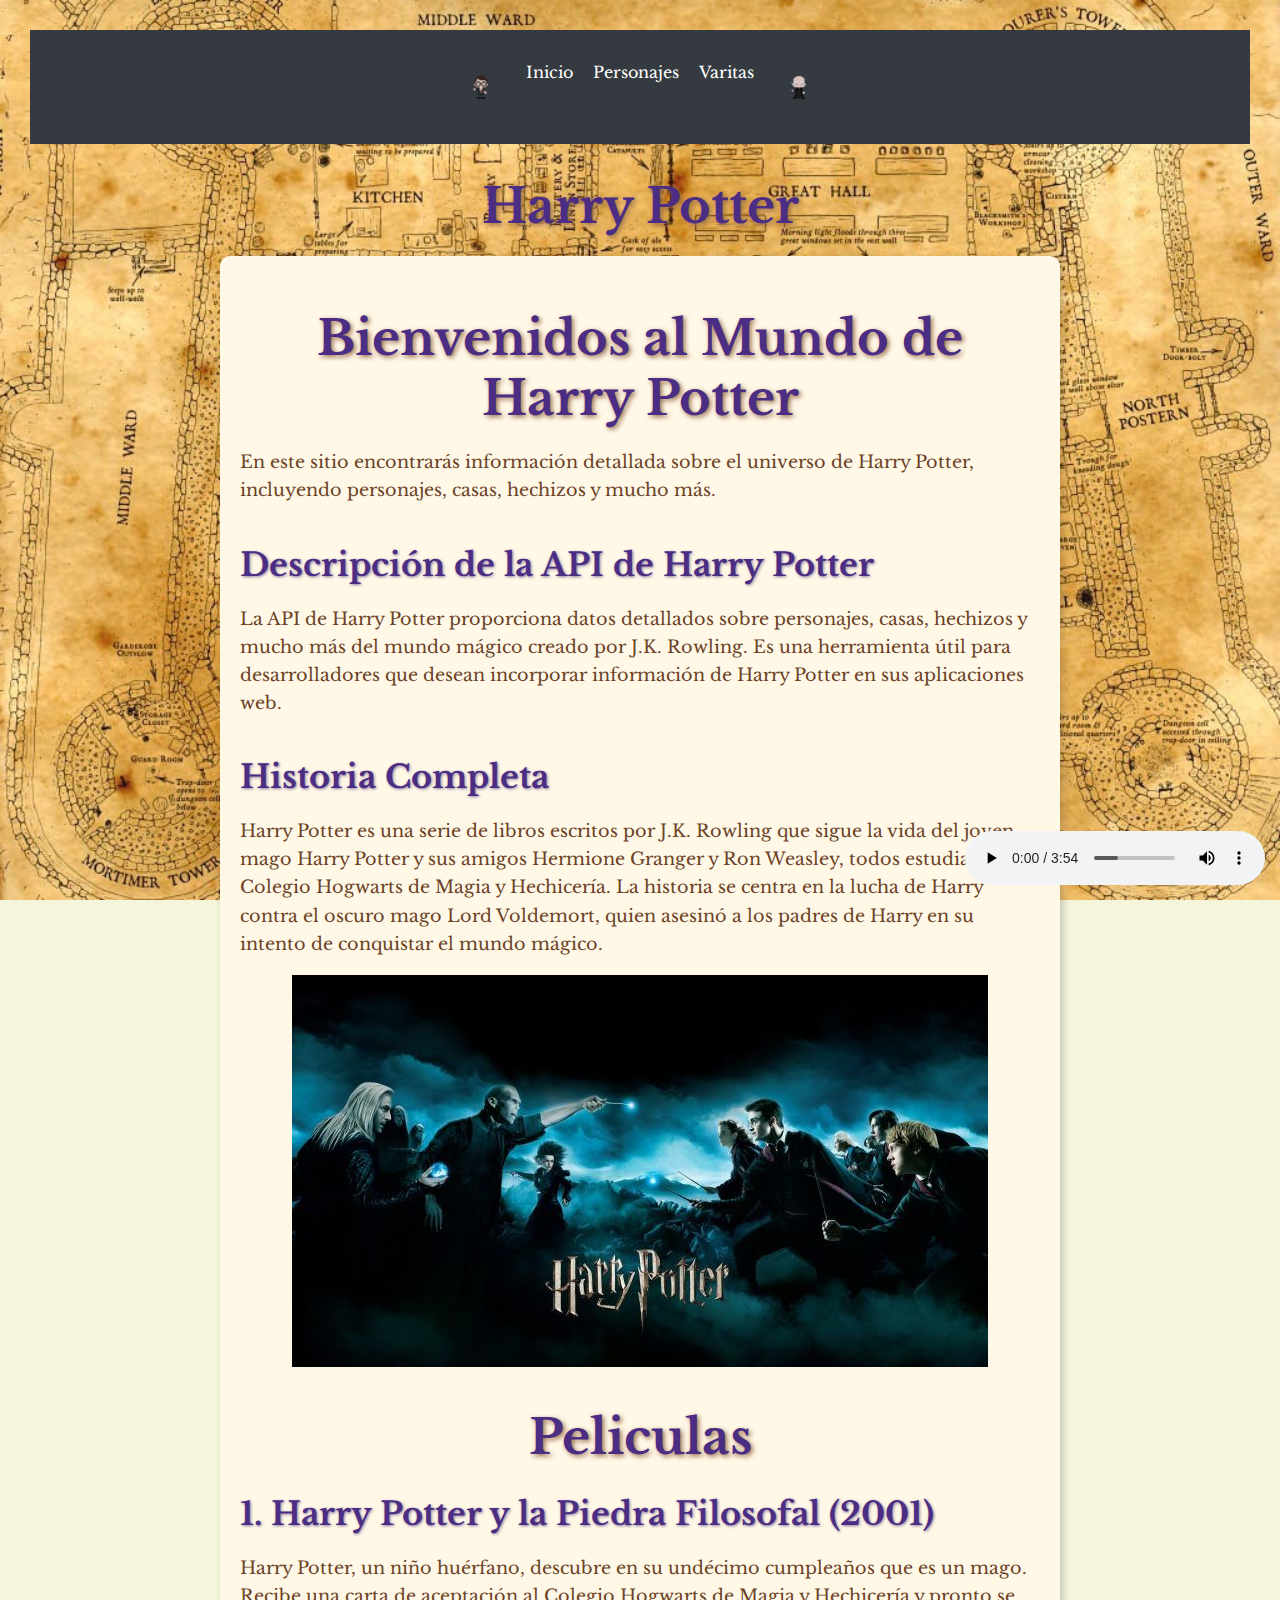
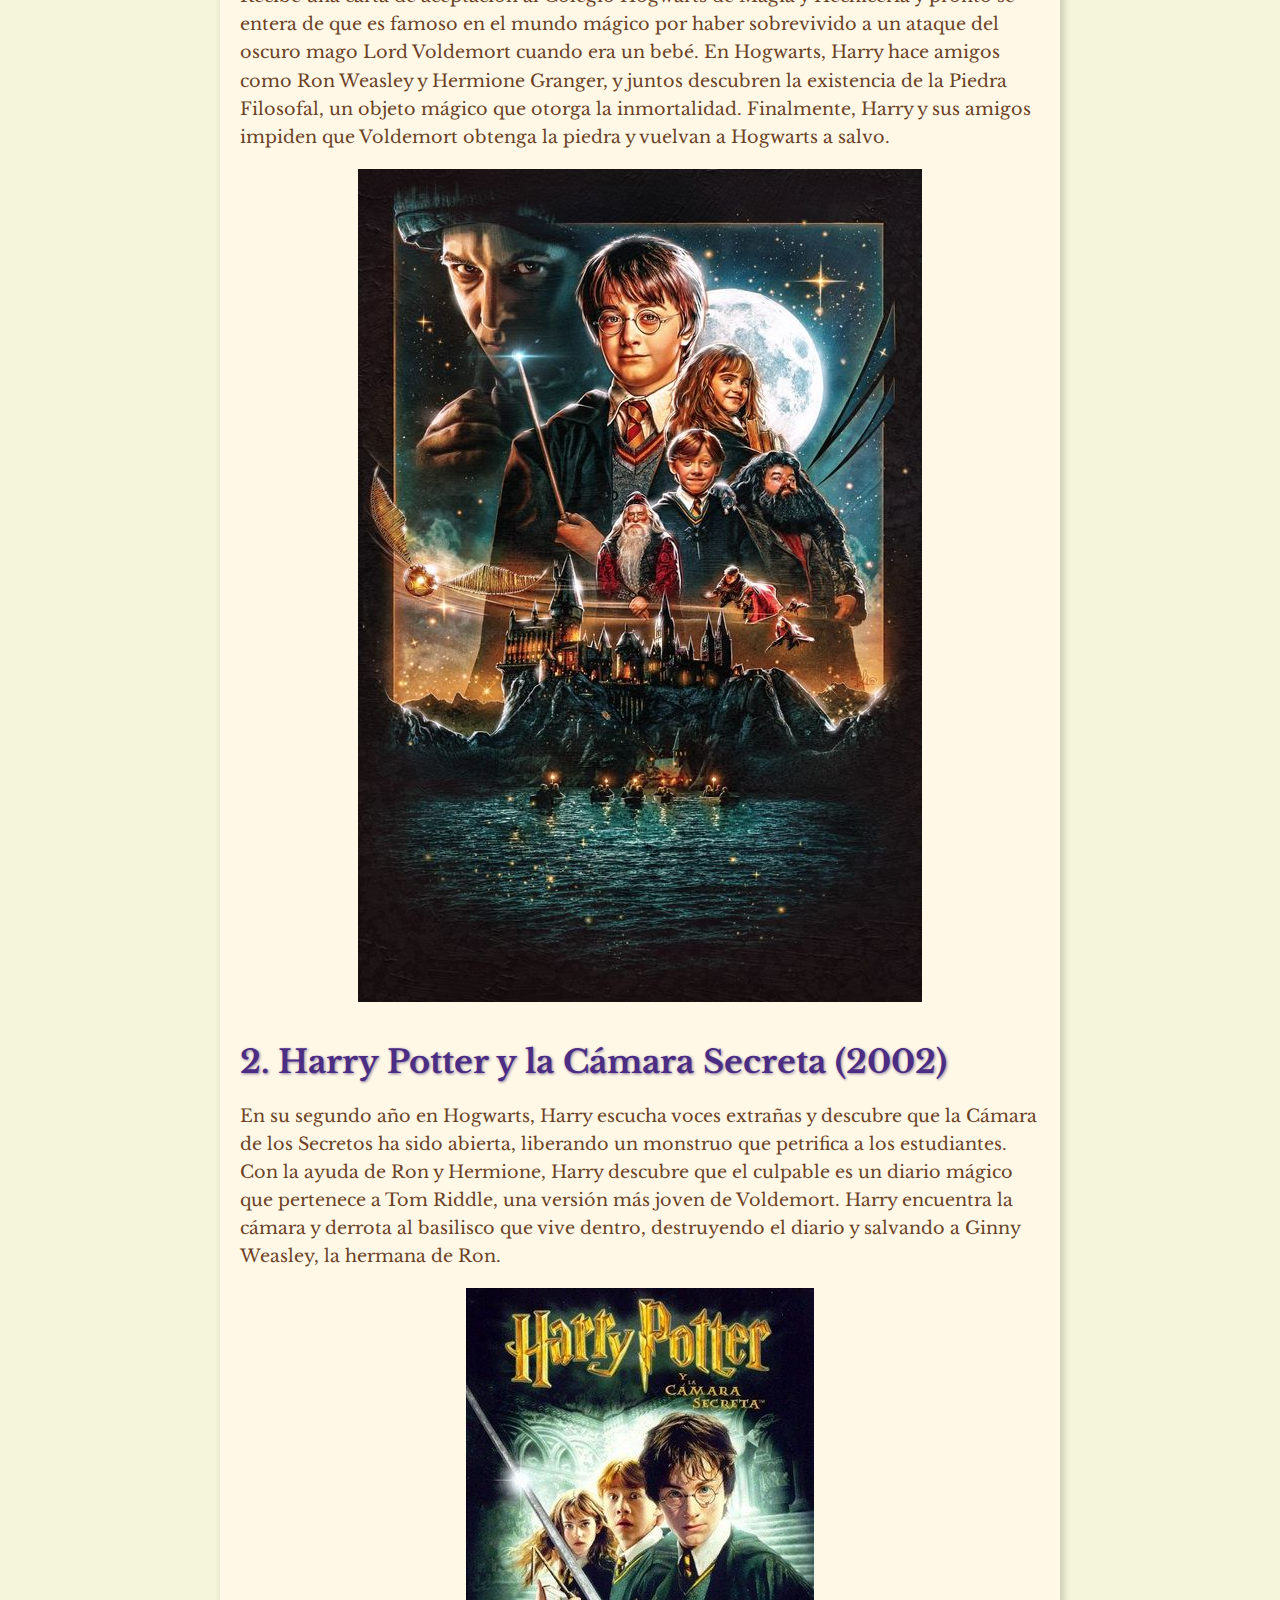
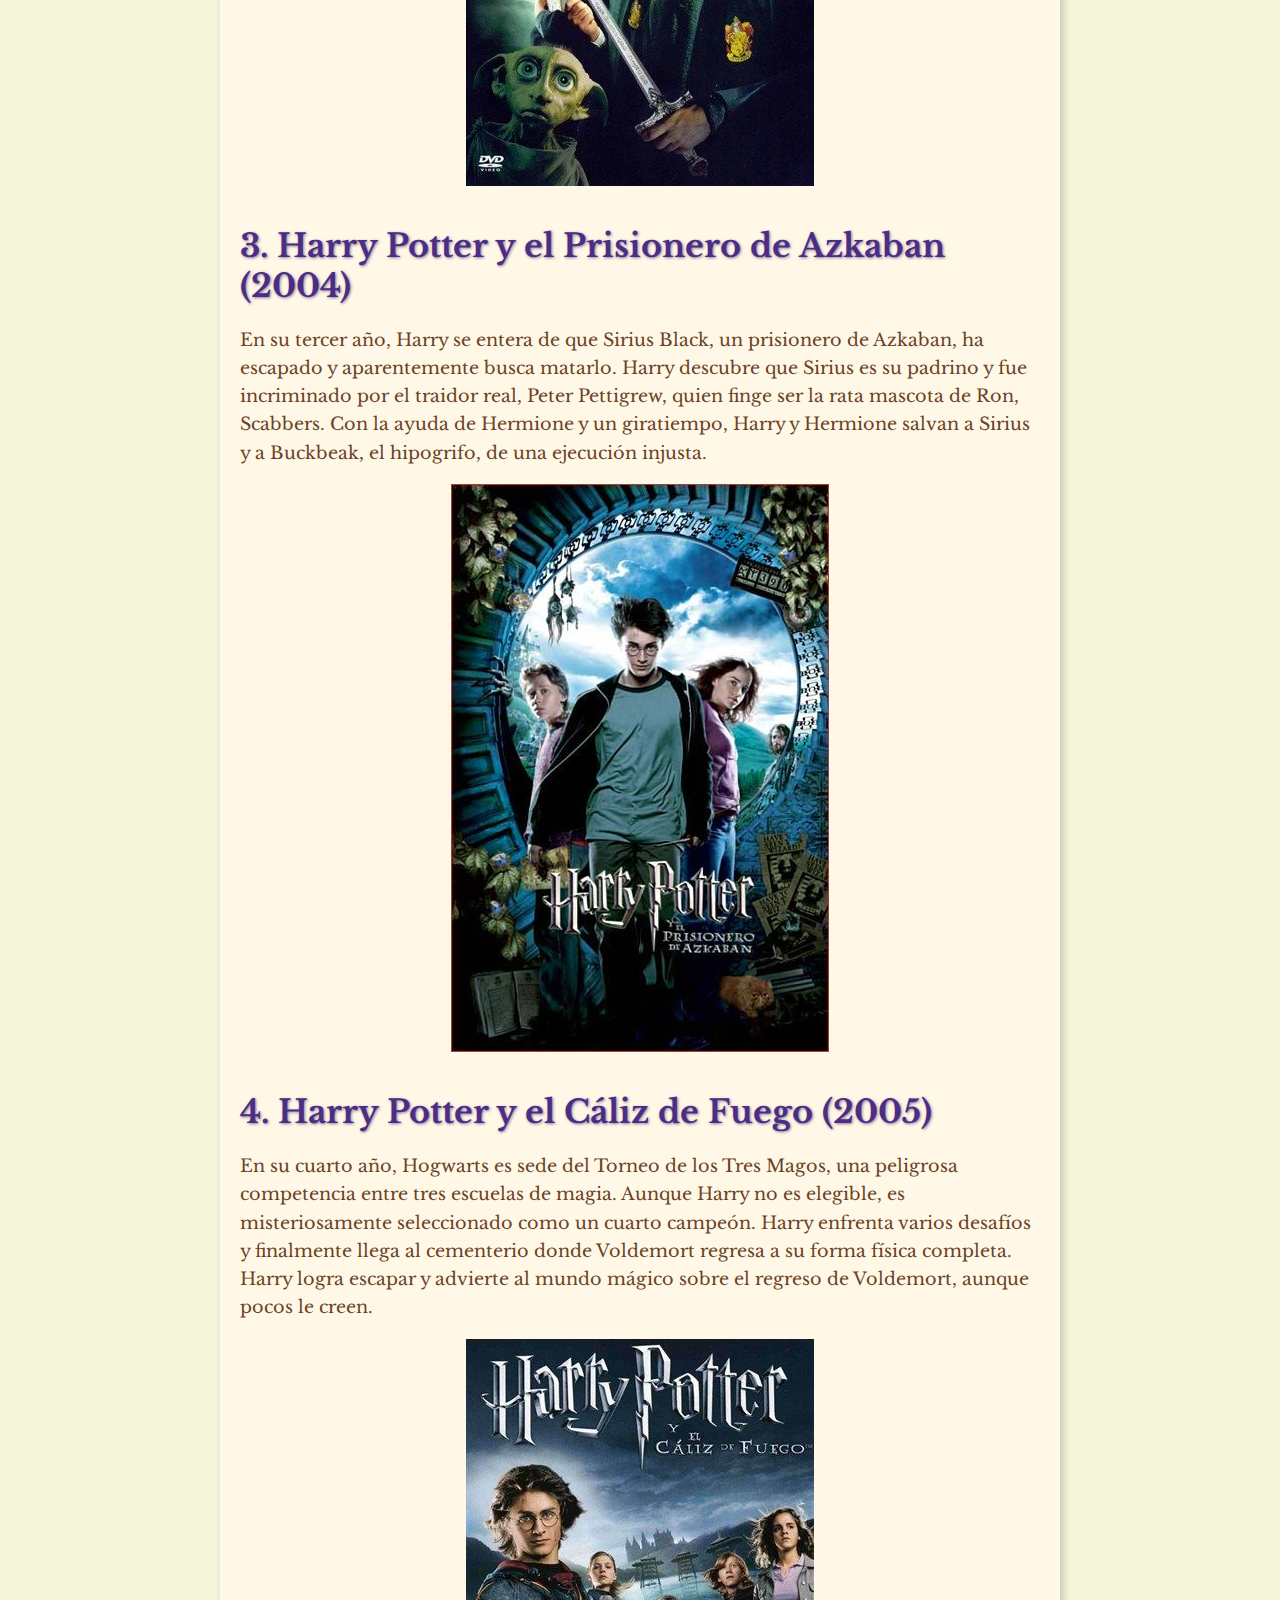
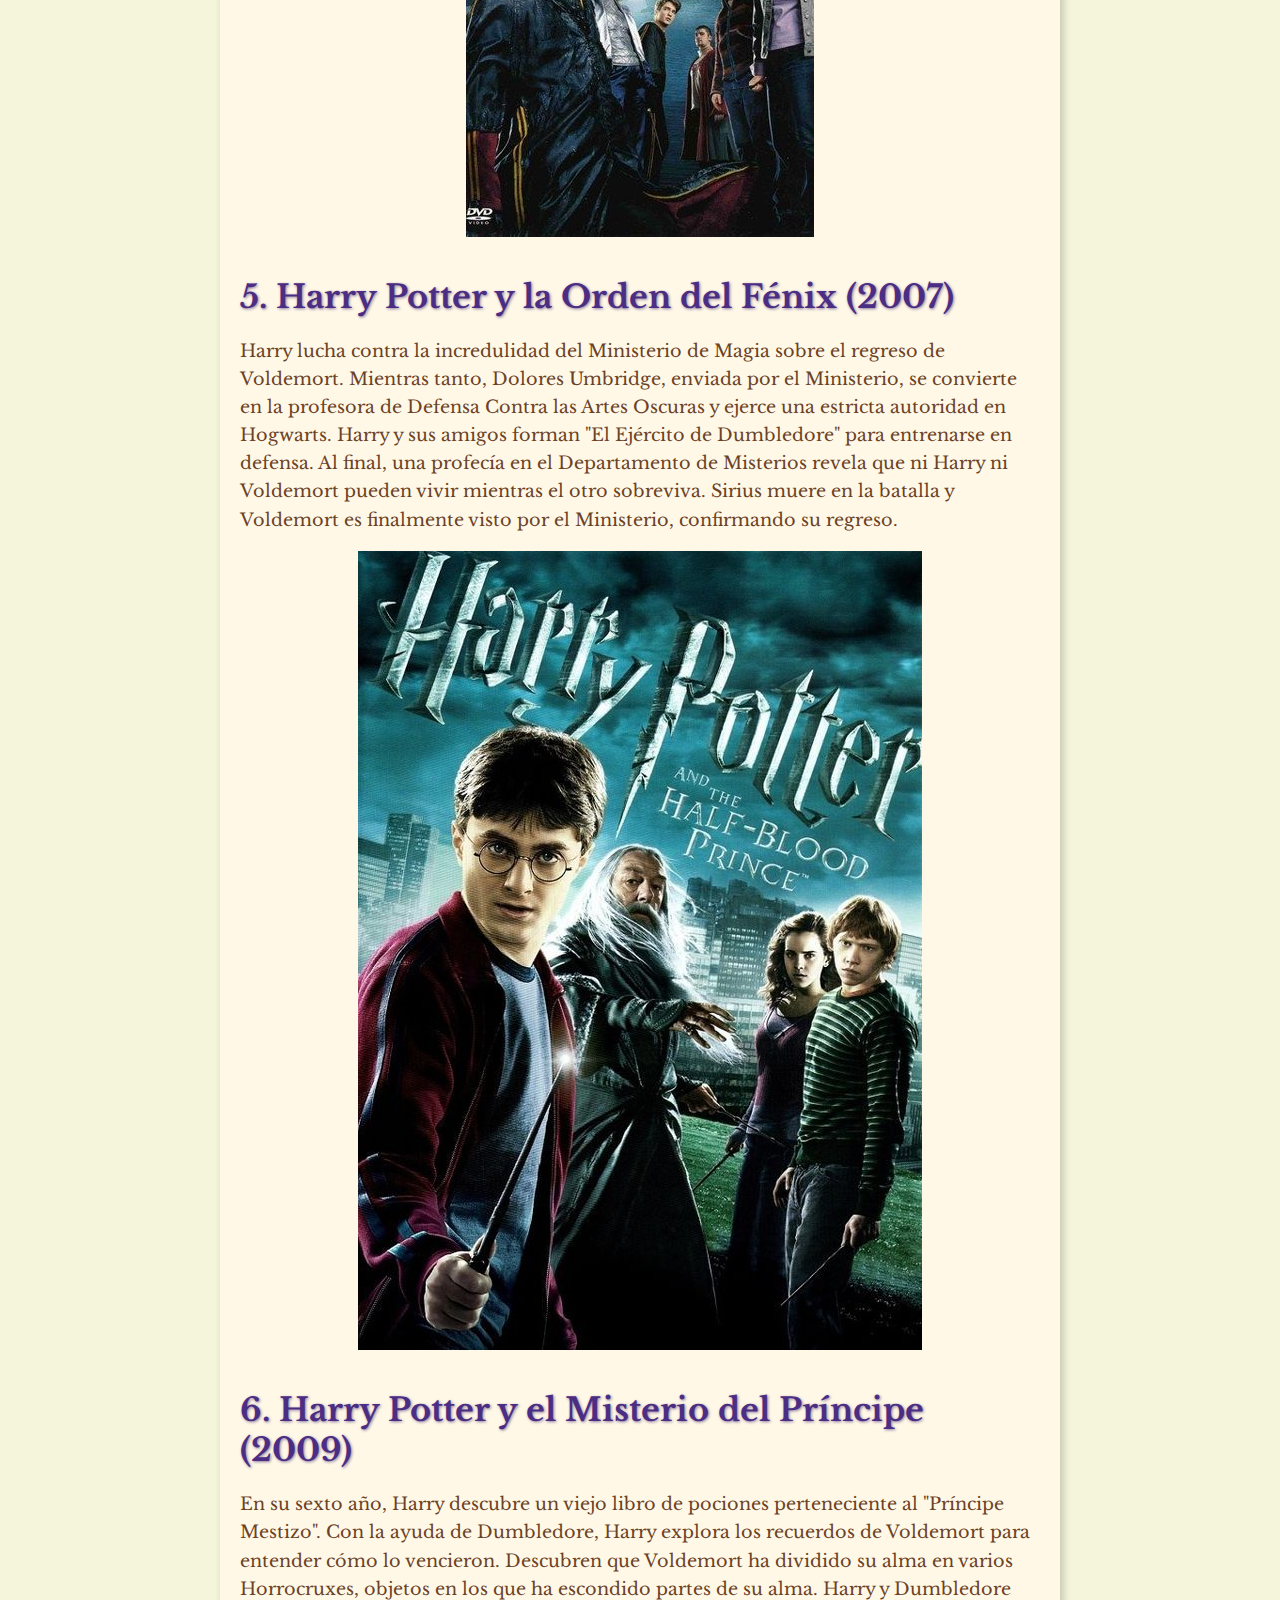
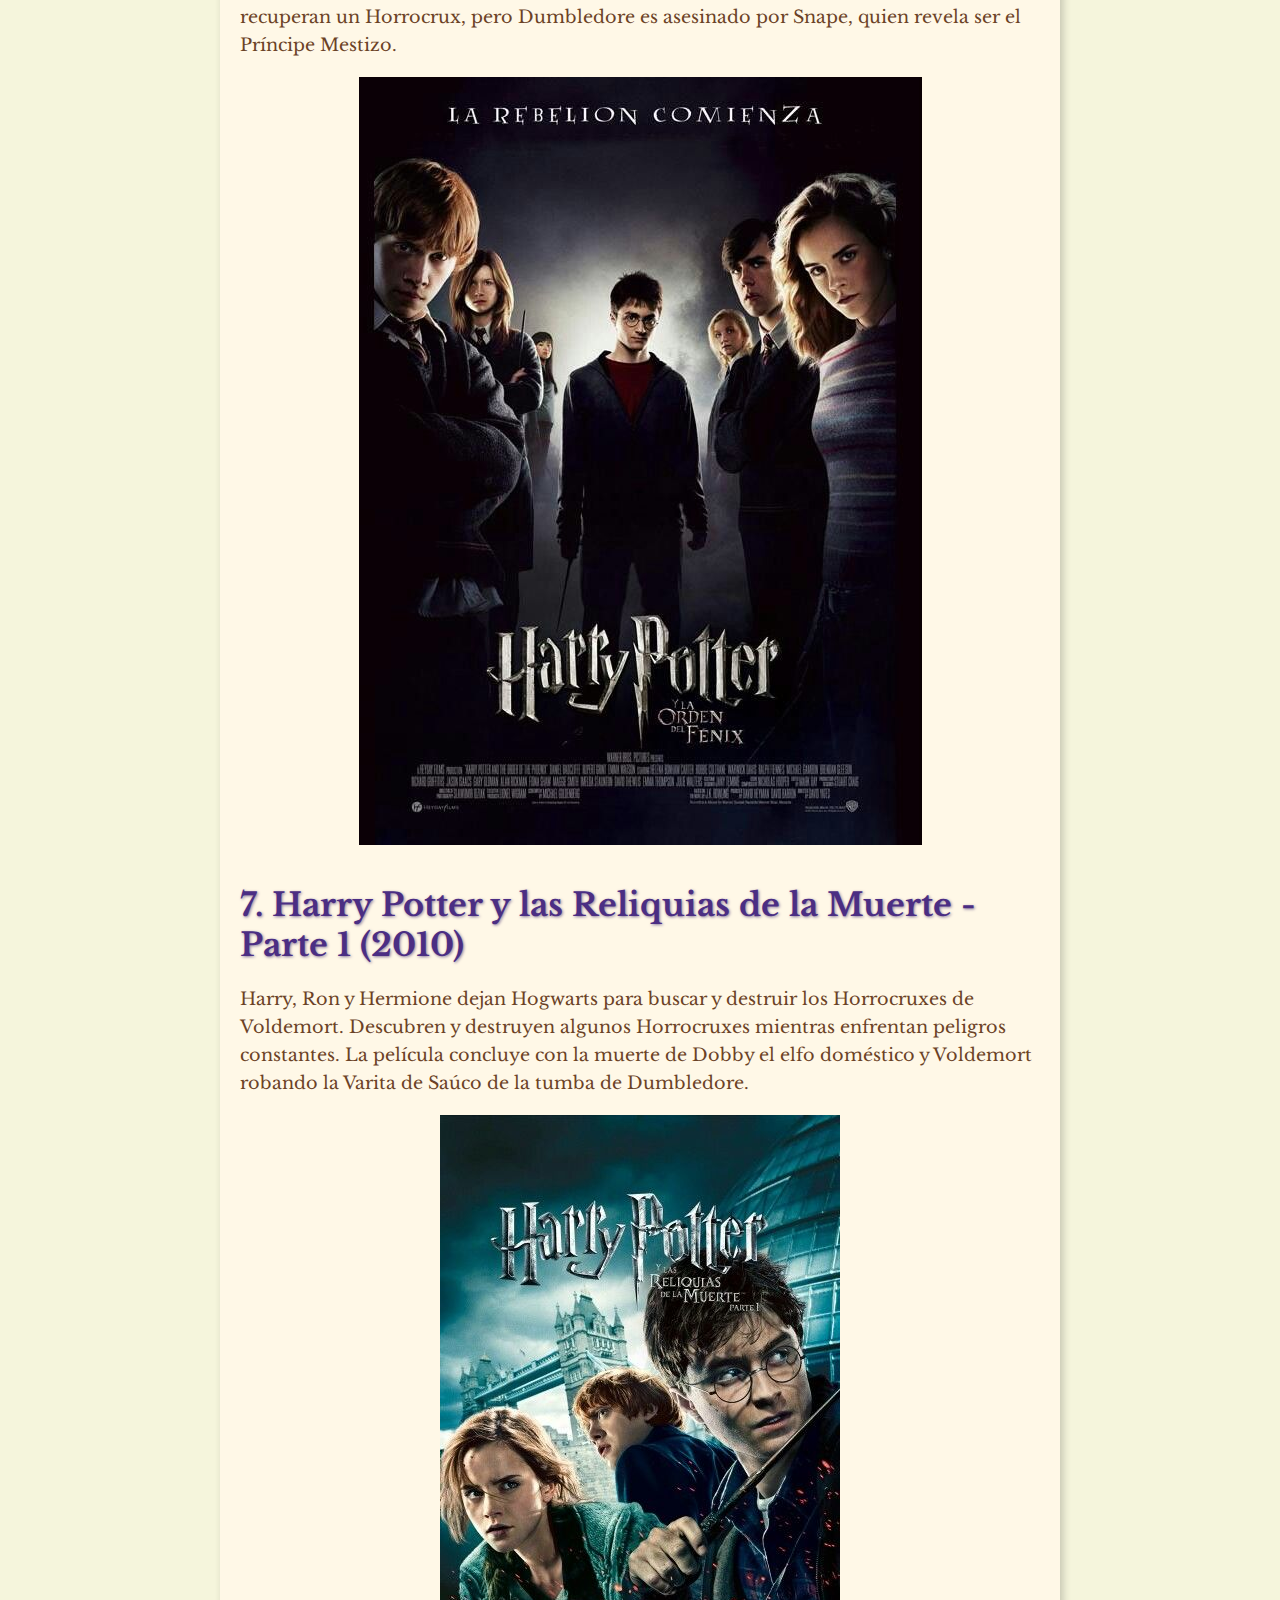
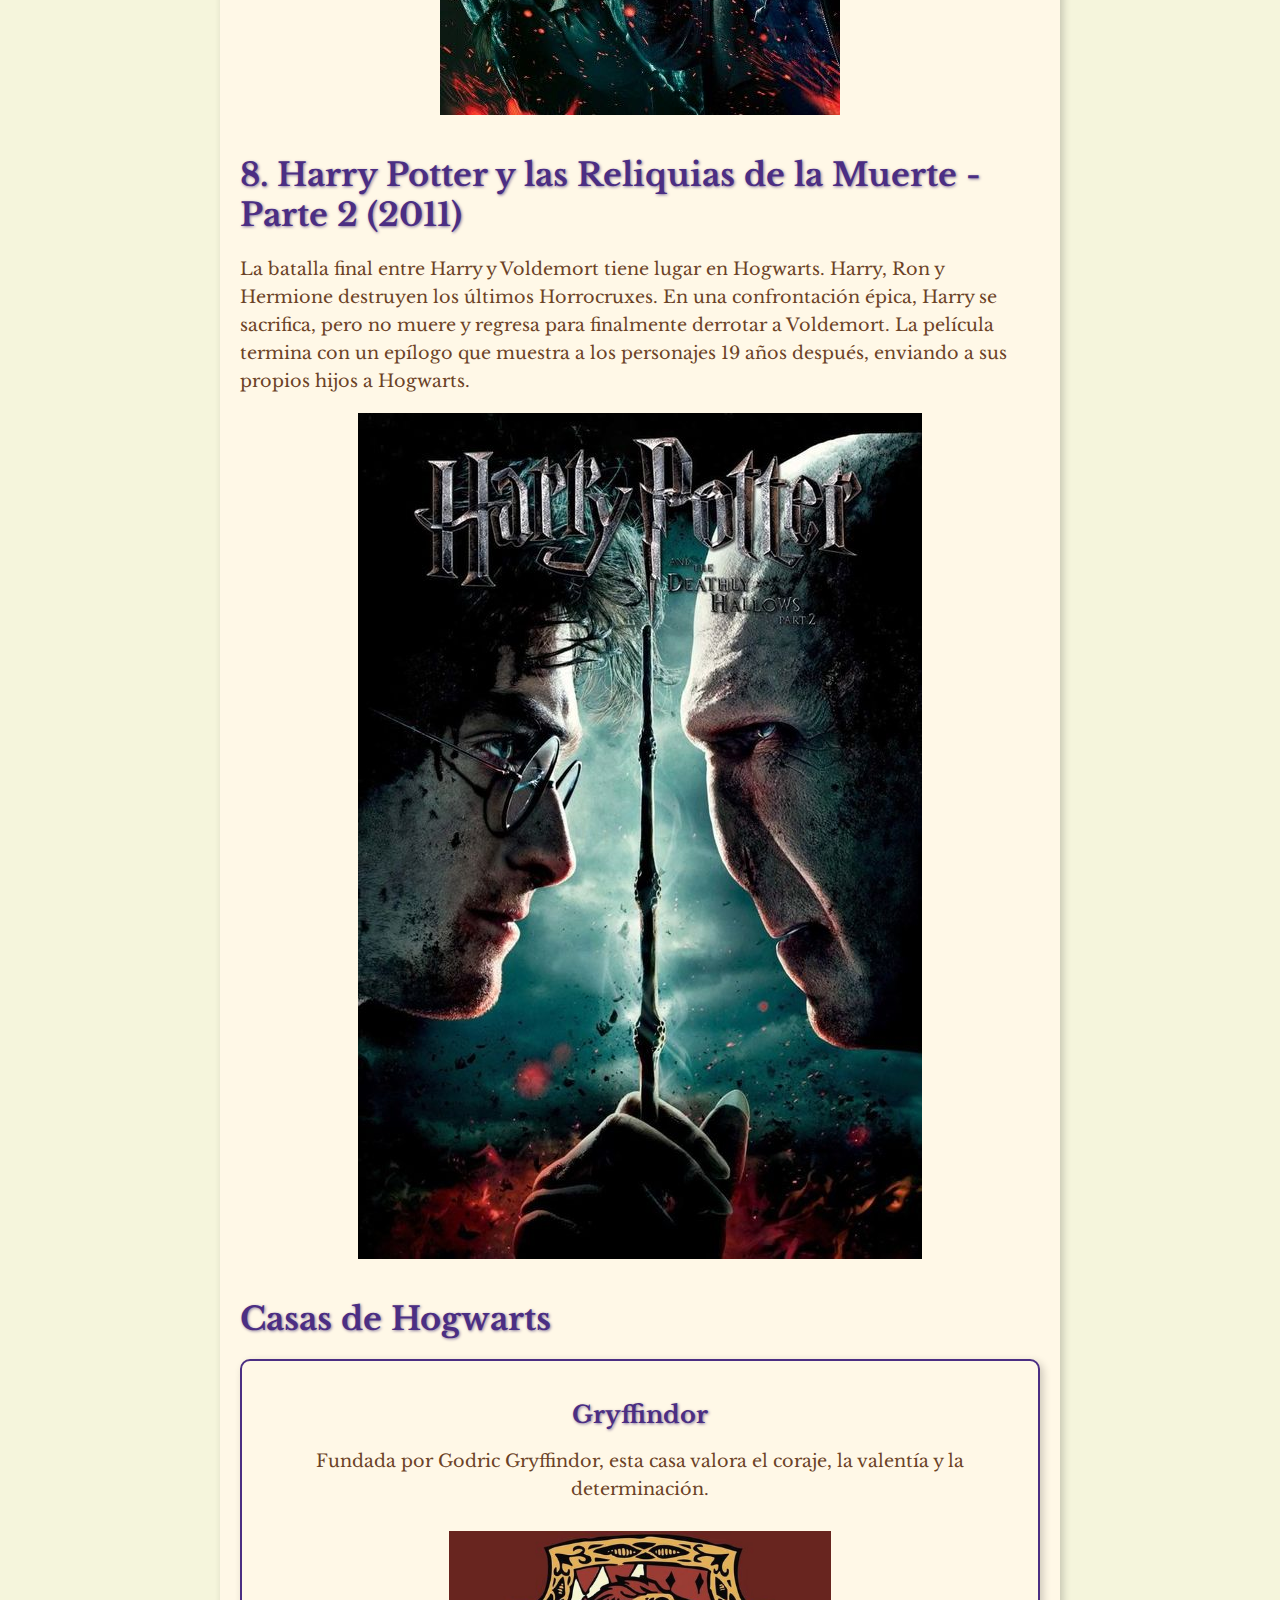
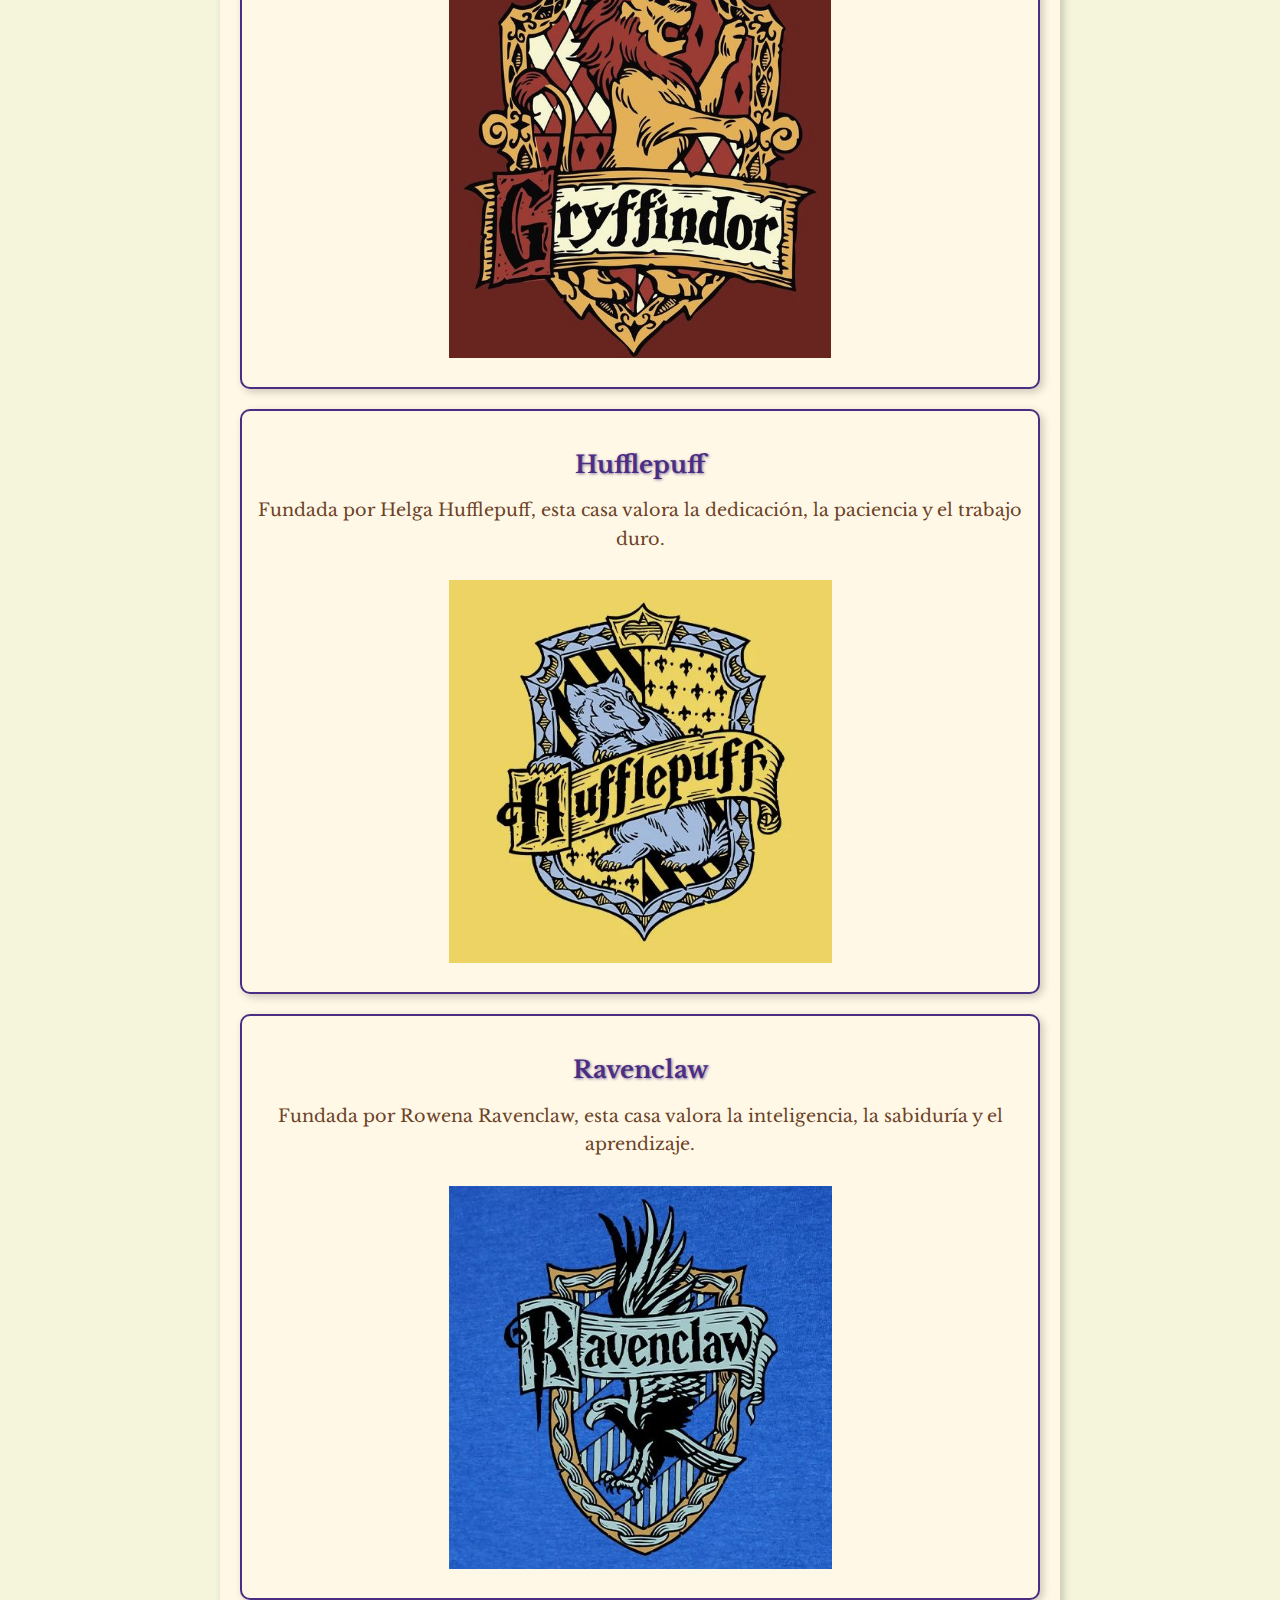
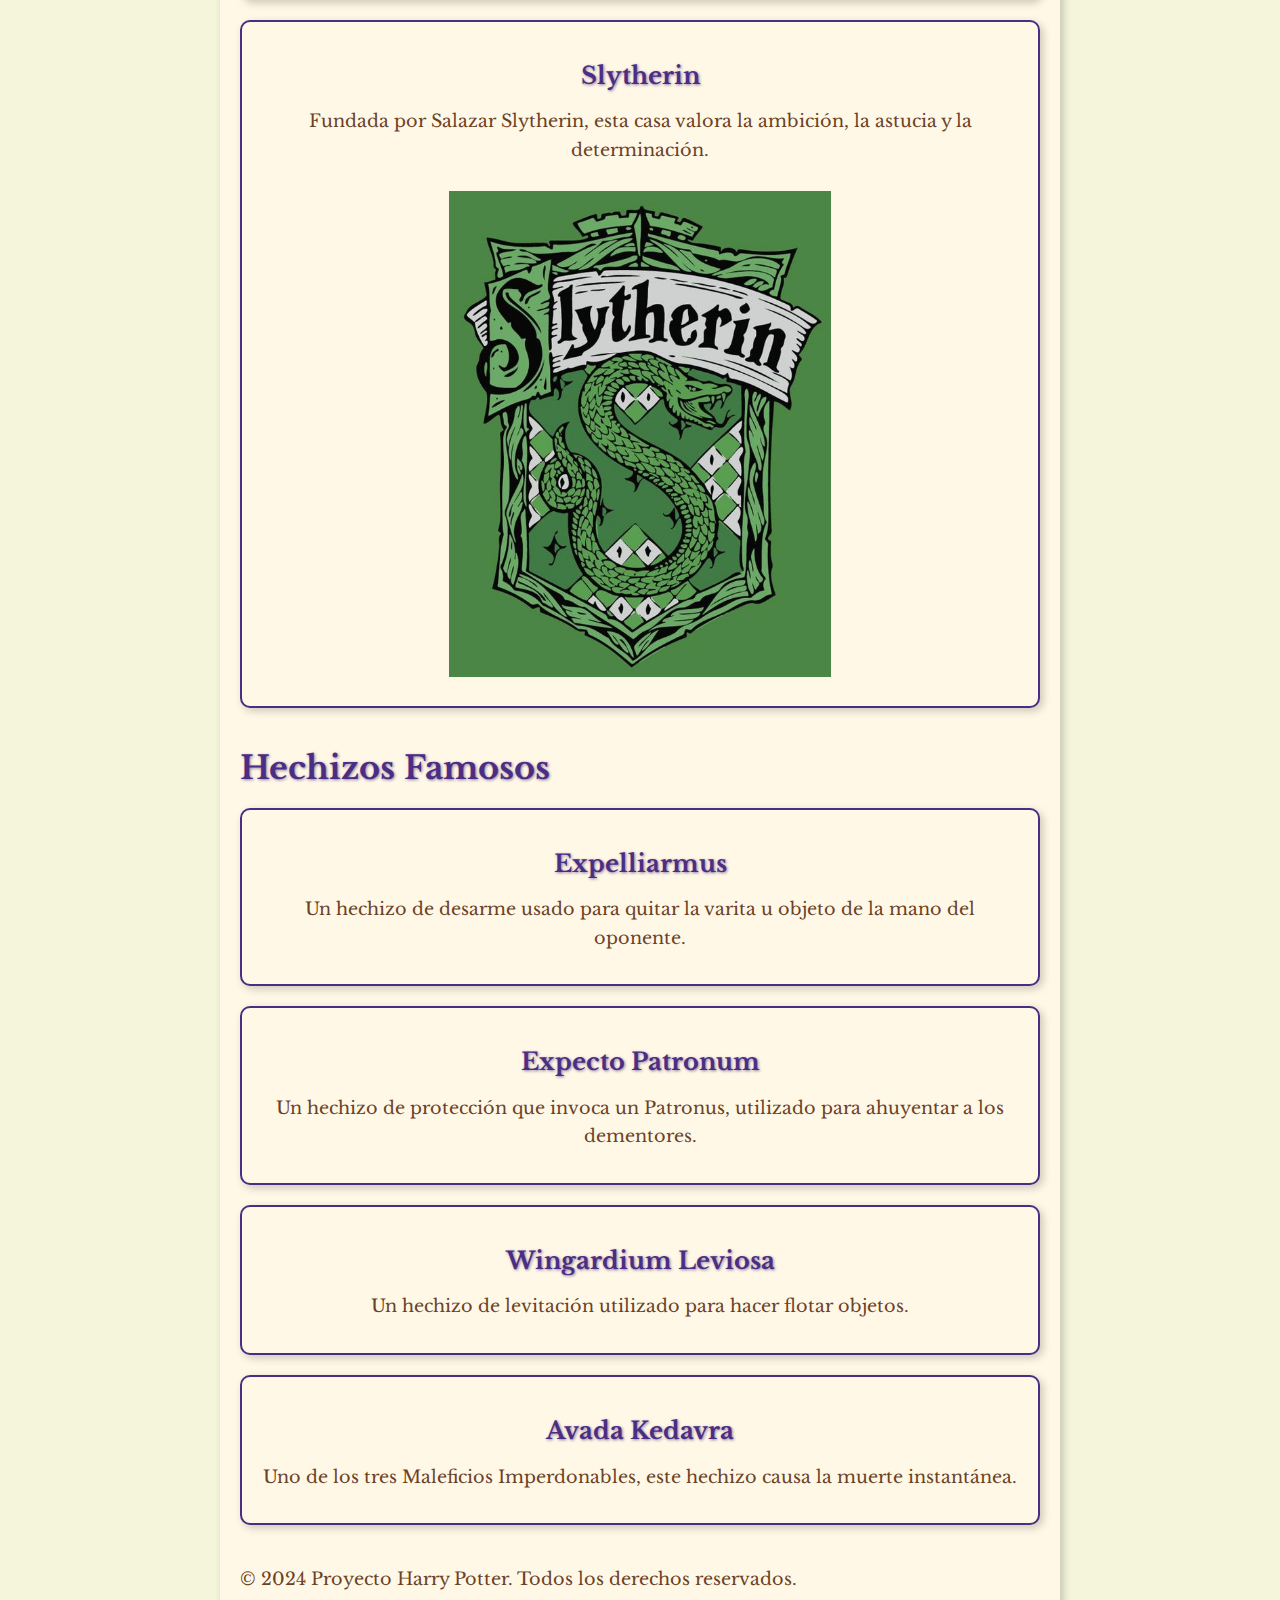
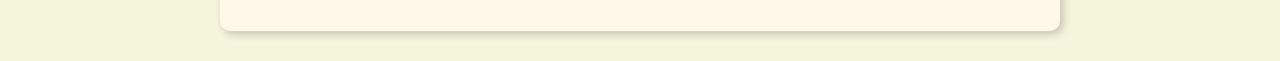
<file: index.html>
<!DOCTYPE html>
<html lang="es">

<head>
  <meta charset="UTF-8">
  <meta name="viewport" content="width=device-width, initial-scale=1.0">
  <title>Harry Potter - Descripción Completa</title>
  <link href="https://fonts.googleapis.com/css2?family=Libre+Baskerville:wght@400;700&display=swap" rel="stylesheet">
  <link rel="stylesheet" href="./css/styles.css">
</head>

<body>
  <header>
    <nav>
      <ul>
        <img src="./assets/harrypixel.png" alt="harry pixel">
        <li><a href="index.html">Inicio</a></li>
        <li><a href="pages/personajes.html">Personajes</a></li>
        <li><a href="./pages/varitas.html">Varitas</a></li>
        <img src="./assets/voldemortpixel.png" alt="voldemort pixel">
      </ul>
    </nav>
  </header>
  <h1>Harry Potter</h1>
  <main>
    <section class="intro">
      <h1>Bienvenidos al Mundo de Harry Potter</h1>
      <p>
        En este sitio encontrarás información detallada sobre el universo de
        Harry Potter, incluyendo personajes, casas, hechizos y mucho más.
      </p>
    </section>
    <section id="api-descripcion">
      <h2>Descripción de la API de Harry Potter</h2>
      <p>La API de Harry Potter proporciona datos detallados sobre personajes, casas, hechizos y mucho más del mundo
        mágico creado por J.K. Rowling. Es una herramienta útil para desarrolladores que desean incorporar información
        de Harry Potter en sus aplicaciones web.</p>
    </section>

    <section id="historia">
      
      <h2>Historia Completa</h2>
      <p>Harry Potter es una serie de libros escritos por J.K. Rowling que sigue la vida del joven mago Harry Potter y
        sus amigos Hermione Granger y Ron Weasley, todos estudiantes del Colegio Hogwarts de Magia y Hechicería. La
        historia se centra en la lucha de Harry contra el oscuro mago Lord Voldemort, quien asesinó a los padres de
        Harry en su intento de conquistar el mundo mágico.</p>
      <img src="assets/Historia Hp.jpg" alt="Harry Potter historia">
    </section>

    <section class="info-peliculas">


      <h1>Peliculas</h1>


      <section id="peliculas">
        <h2>1. Harry Potter y la Piedra Filosofal (2001)</h2>
        <p>
          Harry Potter, un niño huérfano, descubre en su undécimo cumpleaños que es un mago. Recibe una carta de
          aceptación al Colegio Hogwarts de Magia y Hechicería y pronto se entera de que es famoso en el mundo mágico
          por haber sobrevivido a un ataque del oscuro mago Lord Voldemort cuando era un bebé. En Hogwarts, Harry hace
          amigos como Ron Weasley y Hermione Granger, y juntos descubren la existencia de la Piedra Filosofal, un objeto
          mágico que otorga la inmortalidad. Finalmente, Harry y sus amigos impiden que Voldemort obtenga la piedra y
          vuelvan a Hogwarts a salvo.
        </p>
        <img src="assets/1HP.jpg" alt="Saga HP">
      </section>

      <section id="peliculas">
        <h2>2. Harry Potter y la Cámara Secreta (2002)</h2>
        <p>
          En su segundo año en Hogwarts, Harry escucha voces extrañas y descubre que la Cámara de los Secretos ha sido
          abierta, liberando un monstruo que petrifica a los estudiantes. Con la ayuda de Ron y Hermione, Harry descubre
          que el culpable es un diario mágico que pertenece a Tom Riddle, una versión más joven de Voldemort. Harry
          encuentra la cámara y derrota al basilisco que vive dentro, destruyendo el diario y salvando a Ginny Weasley,
          la hermana de Ron.
        </p>
        <img src="assets/2HP.jpg" alt="Saga HP">
      </section>
      <section id="peliculas">
        <h2>3. Harry Potter y el Prisionero de Azkaban (2004)</h2>
        <p>
          En su tercer año, Harry se entera de que Sirius Black, un prisionero de Azkaban, ha escapado y aparentemente
          busca matarlo. Harry descubre que Sirius es su padrino y fue incriminado por el traidor real, Peter Pettigrew,
          quien finge ser la rata mascota de Ron, Scabbers. Con la ayuda de Hermione y un giratiempo, Harry y Hermione
          salvan a Sirius y a Buckbeak, el hipogrifo, de una ejecución injusta.
        </p>
        <img src="assets/3HP.jpg" alt="Saga HP">
      </section>
      <section id="peliculas">
        <h2>4. Harry Potter y el Cáliz de Fuego (2005)</h2>
        <p>
          En su cuarto año, Hogwarts es sede del Torneo de los Tres Magos, una peligrosa competencia entre tres escuelas
          de magia. Aunque Harry no es elegible, es misteriosamente seleccionado como un cuarto campeón. Harry enfrenta
          varios desafíos y finalmente llega al cementerio donde Voldemort regresa a su forma física completa. Harry
          logra escapar y advierte al mundo mágico sobre el regreso de Voldemort, aunque pocos le creen.

        </p>
        <img src="assets/4HP.jpg" alt="Saga HP">
      </section>
      <section id="peliculas">
        <h2>5. Harry Potter y la Orden del Fénix (2007)</h2>
        <p>
          Harry lucha contra la incredulidad del Ministerio de Magia sobre el regreso de Voldemort. Mientras tanto,
          Dolores Umbridge, enviada por el Ministerio, se convierte en la profesora de Defensa Contra las Artes Oscuras
          y ejerce una estricta autoridad en Hogwarts. Harry y sus amigos forman "El Ejército de Dumbledore" para
          entrenarse en defensa. Al final, una profecía en el Departamento de Misterios revela que ni Harry ni Voldemort
          pueden vivir mientras el otro sobreviva. Sirius muere en la batalla y Voldemort es finalmente visto por el
          Ministerio, confirmando su regreso.
        </p>
        <img src="assets/5HP.jpg" alt="Saga HP">
      </section>
      <section id="peliculas">
        <h2>6. Harry Potter y el Misterio del Príncipe (2009)</h2>
        <p>
          En su sexto año, Harry descubre un viejo libro de pociones perteneciente al "Príncipe Mestizo". Con la ayuda
          de Dumbledore, Harry explora los recuerdos de Voldemort para entender cómo lo vencieron. Descubren que
          Voldemort ha dividido su alma en varios Horrocruxes, objetos en los que ha escondido partes de su alma. Harry
          y Dumbledore recuperan un Horrocrux, pero Dumbledore es asesinado por Snape, quien revela ser el Príncipe
          Mestizo.
        </p>
        <img src="assets/6HP.jpg" alt="Saga HP">
      </section>
      <section id="peliculas">
        <h2>7. Harry Potter y las Reliquias de la Muerte - Parte 1 (2010)</h2>
        <p>
          Harry, Ron y Hermione dejan Hogwarts para buscar y destruir los Horrocruxes de Voldemort. Descubren y
          destruyen algunos Horrocruxes mientras enfrentan peligros constantes. La película concluye con la muerte de
          Dobby el elfo doméstico y Voldemort robando la Varita de Saúco de la tumba de Dumbledore.
        </p>
        <img src="assets/7HP.jpg" alt="Saga HP">
      </section>
      <section id="peliculas">
        <h2>8. Harry Potter y las Reliquias de la Muerte - Parte 2 (2011)</h2>
        <p>
          La batalla final entre Harry y Voldemort tiene lugar en Hogwarts. Harry, Ron y Hermione destruyen los últimos
          Horrocruxes. En una confrontación épica, Harry se sacrifica, pero no muere y regresa para finalmente derrotar
          a Voldemort. La película termina con un epílogo que muestra a los personajes 19 años después, enviando a sus
          propios hijos a Hogwarts.
        </p>
        <img src="assets/8HP.jpg" alt="Saga HP">
      </section>

    </section>

    <section id="casas">
      <h2>Casas de Hogwarts</h2>
      <div class="casa">
        <h3>Gryffindor</h3>
        <p>Fundada por Godric Gryffindor, esta casa valora el coraje, la valentía y la determinación.</p>
        <img src="assets/gryffindor.jpg" alt="Gryffindor">
      </div>
      <div class="casa">
        <h3>Hufflepuff</h3>
        <p>Fundada por Helga Hufflepuff, esta casa valora la dedicación, la paciencia y el trabajo duro.</p>
        <img src="assets/Hufflepuff.jpg" alt="Hufflepuff">
      </div>
      <div class="casa">
        <h3>Ravenclaw</h3>
        <p>Fundada por Rowena Ravenclaw, esta casa valora la inteligencia, la sabiduría y el aprendizaje.</p>
        <img src="assets/ravenclaw.jpg" alt="Ravenclaw">
      </div>
      <div class="casa">
        <h3>Slytherin</h3>
        <p>Fundada por Salazar Slytherin, esta casa valora la ambición, la astucia y la determinación.</p>
        <img src="assets/slytherin.jpg" alt="Slytherin">
      </div>
    </section>

    <section id="hechizos">
      <h2>Hechizos Famosos</h2>
      <div class="hechizo">
        <h3>Expelliarmus</h3>
        <p>Un hechizo de desarme usado para quitar la varita u objeto de la mano del oponente.</p>
      </div>
      <div class="hechizo">
        <h3>Expecto Patronum</h3>
        <p>Un hechizo de protección que invoca un Patronus, utilizado para ahuyentar a los dementores.</p>
      </div>
      <div class="hechizo">
        <h3>Wingardium Leviosa</h3>
        <p>Un hechizo de levitación utilizado para hacer flotar objetos.</p>
      </div>
      <div class="hechizo">
        <h3>Avada Kedavra</h3>
        <p>Uno de los tres Maleficios Imperdonables, este hechizo causa la muerte instantánea.</p>
      </div>
    </section>

    <section>

    </section>


    <footer>
      <p>&copy; 2024 Proyecto Harry Potter. Todos los derechos reservados.</p>
    </footer>
  </main>
  <audio id="musicahp" src="./assets/HP musica.mp3" autoplay loop controls></audio>
</body>

</html>
</file>
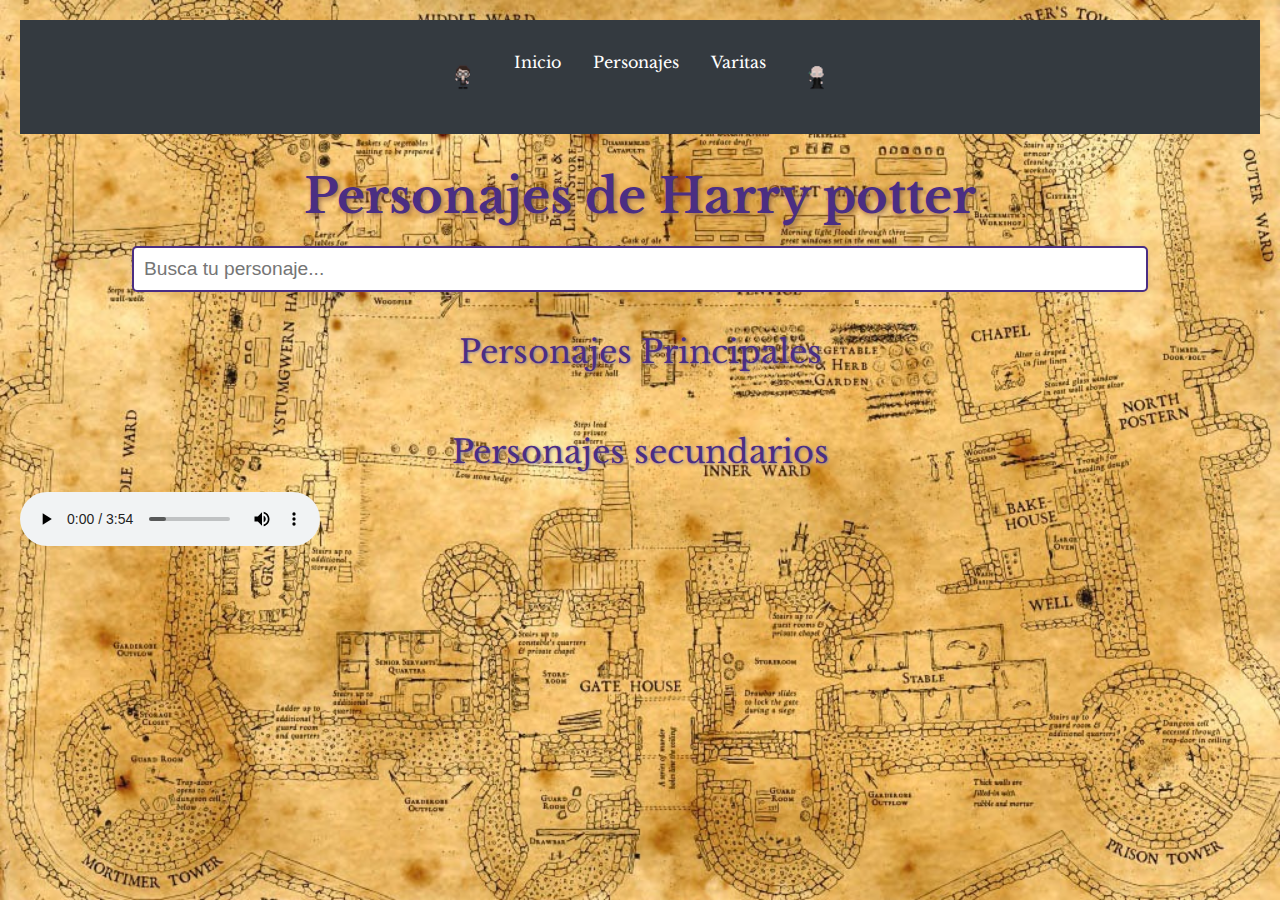
<file: pages/personajes.html>
<!DOCTYPE html>
<html lang="en">

<head>
  <meta charset="UTF-8">
  <meta name="viewport" content="width=device-width, initial-scale=1.0">
  <title>Personajes de Harry potter</title>
  <link rel="stylesheet" href="https://fonts.googleapis.com/css2?family=Libre+Baskerville:wght@400;700&display=swap">
  <link rel="stylesheet" href="../css/personajes.css">
</head>

<body>
  <header>
    <nav>
      <ul>
        <img src="../assets/harrypixel.png" alt="harry pixel">
        <li><a href="../index.html">Inicio</a></li>
        <li><a href="pages/personajes.html">Personajes</a></li>
        <li><a href="./varitas.html">Varitas</a></li>
        <img src="../assets/voldemortpixel.png" alt="voldemort pixel">
      </ul>
    </nav>
  </header>
  <h1>Personajes de Harry potter</h1>
  <input type="text" id="search" placeholder="Busca tu personaje..." />
  <div>
    <div class="titulo">Personajes Principales</div>
    <div id="personajes-con-imagen" class="lista-de-personajes"></div>
  </div>
  <div>
    <div class="titulo">Personajes secundarios</div>
    <div id="personajes-sin-imagen" class="lista-de-personajes"></div>
  </div>

  <script src="../APP/fetch.js"></script>
  <audio id="musicahp" src="../assets/HP musica.mp3" autoplay loop controls></audio>
</body>

</html>
</file>
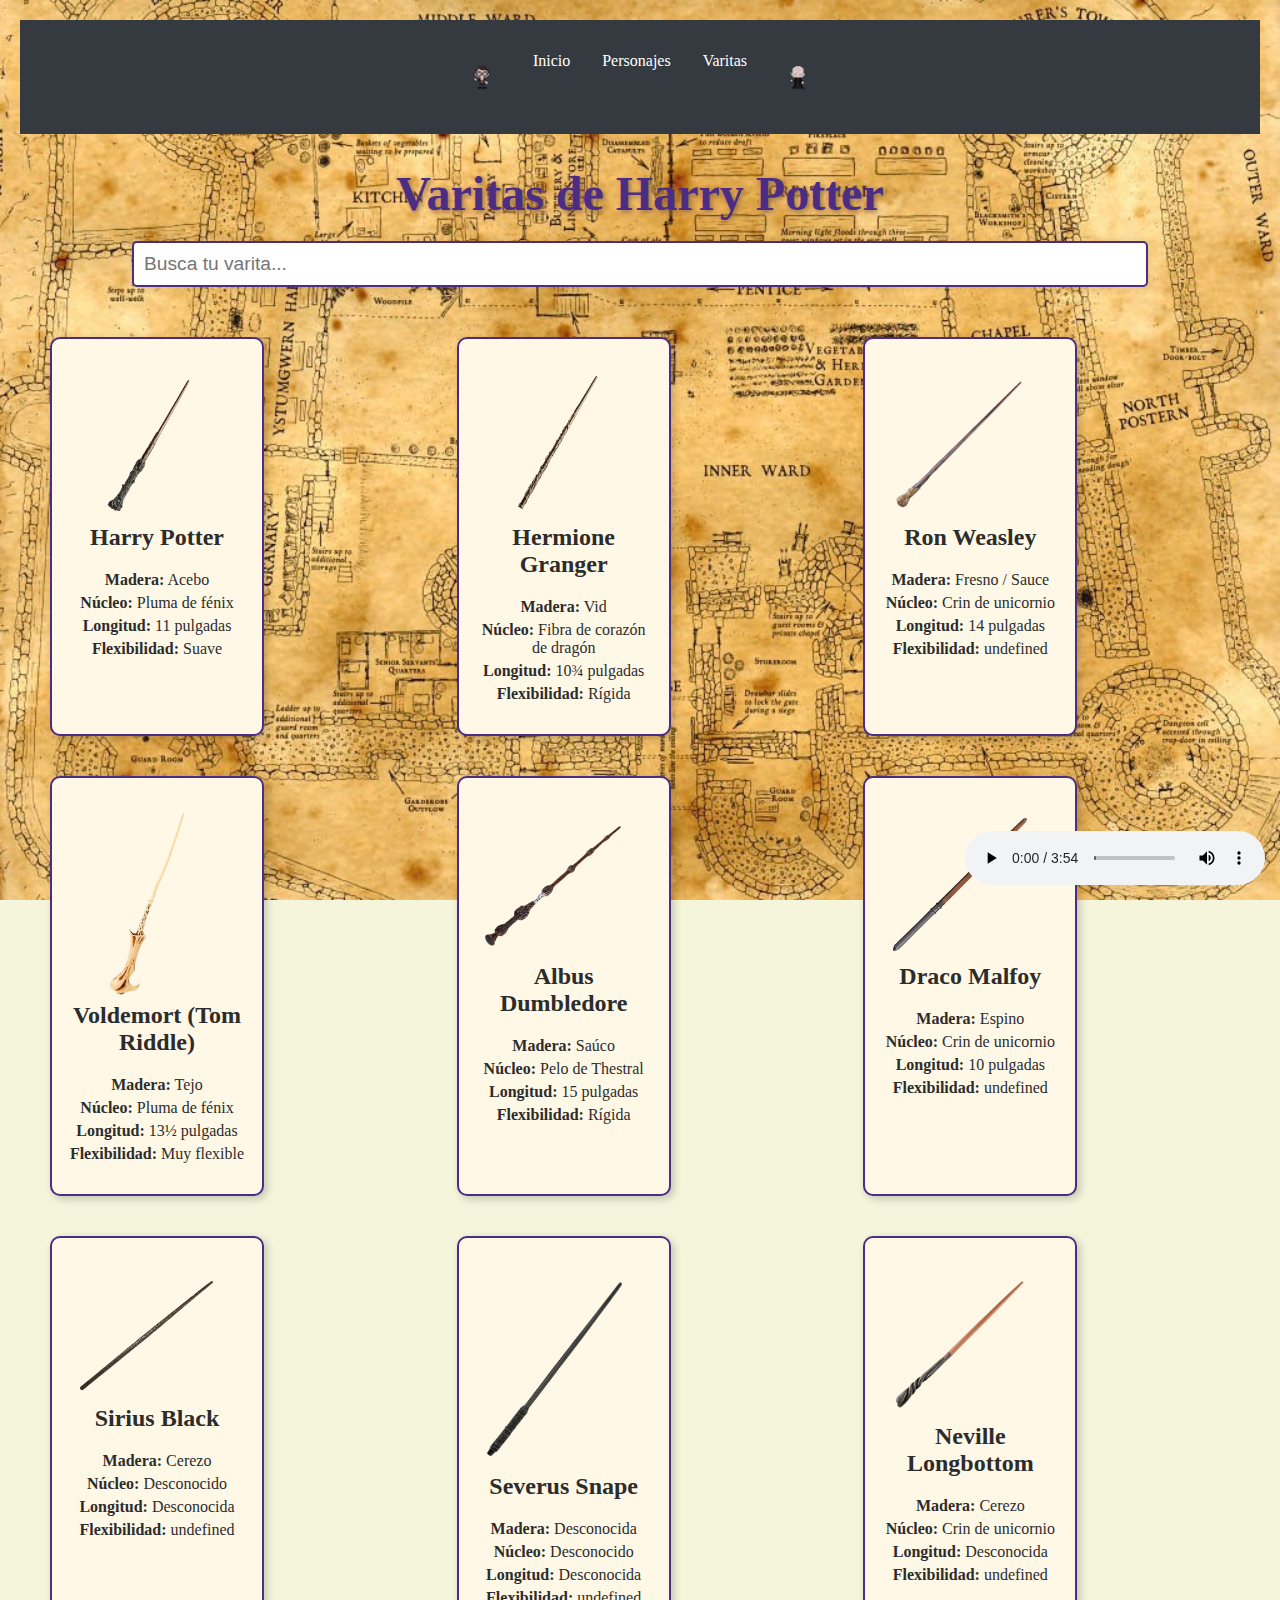
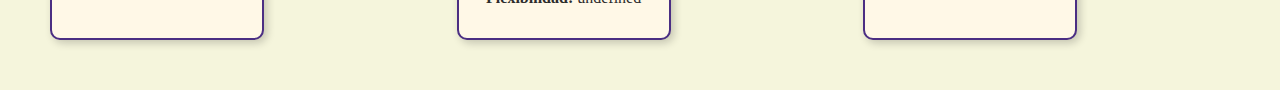
<file: pages/varitas.html>
<!DOCTYPE html>
<html lang="es">

<head>
    <meta charset="UTF-8">
    <meta name="viewport" content="width=device-width, initial-scale=1.0">
    <title>Varitas | harry potter</title>
    <link rel="stylesheet" href="../css/varitas.css">
</head>

<body>
    <header>
        <nav>
            <ul>
                <img src="../assets/harrypixel.png" alt="harry pixel">
                <li><a href="../index.html">Inicio</a></li>
                <li><a href="./personajes.html">Personajes</a></li>
                <li><a href="./pages/varitas.html">Varitas</a></li>
                <img src="../assets/voldemortpixel.png" alt="voldemort pixel">
            </ul>
        </nav>
    </header>
    <section></section>
    <h1>Varitas de Harry Potter</h1>
    <input type="text" id="search" placeholder="Busca tu varita...">
    </section>
    <main>
        <div id="varita-info"></div>
    </main>
    <script src="../APP/varitas.js"></script>
    <audio id="musicahp" src="../assets/HP musica.mp3" autoplay loop controls></audio>
</body>

</html>
</file>
<file: css/styles.css>
body {
    font-family: 'Libre Baskerville', serif;
    background-color: #f5f5dc;
    color: #2c2c2c;
    margin: 0;
    padding: 30px;
    background-image: url('../assets/fondo\ mapa.jpg');
    background-size: cover;
    background-attachment: fixed;
    background-position: center;
}


header{
    background-color: #343a40;
    color: white;
    padding: 1em 0;
    display: flex;
    align-items: center;
    justify-content: space-around;
  }
  
  header img {
      width: 50px; 
      height: auto;
      margin: 0 10px;
    }
    nav ul {
      list-style: none;
      display: flex;
      justify-content: center;
      padding: 0;
    }
    
    nav ul li {
      margin: 0 10px;
    }
    
    nav ul li a {
      color: white;
      text-decoration: none;
    }
  


h1 {
    max-width: 100%;
    height: auto;
    text-align: center;
    font-size: 3em;
    color: #4b2e83;
    text-shadow: 2px 2px 5px #9b6d4d;
    margin-bottom: 20px;
}

main {
    max-width: 800px;
    margin: 0 auto;
    padding: 20px;
    background-color: #fff8e7;
    border-radius: 10px;
    box-shadow: 3px 3px 8px rgba(0, 0, 0, 0.2);
}

section {
    margin-bottom: 40px;
}

h2 {
    font-size: 2em;
    color: #4b2e83;
    text-shadow: 1px 1px 3px #8a7b9e;
    margin-bottom: 20px;
}

p {
    max-width: 100%;
    height: auto;
    font-size: 1.1em;
    line-height: 1.6;
    color: #6b4226;
}
#historia img {
    max-width: 100%;
    height: auto;
    display: block;
    margin: 0 auto;
}

#peliculas img {
    max-width: 100%;
    height: auto;
    display: block;
    margin: 0 auto;
}

#pelicula1 img {
    max-width: 50%%;
    height: auto;
    display: block;
    margin: 0 auto;
}


.casa, .hechizo {
    border: 2px solid #4b2e83;
    border-radius: 10px;
    background-color: #fff8e7;
    padding: 15px;
    margin-bottom: 20px;
    box-shadow: 3px 3px 8px rgba(0, 0, 0, 0.2);
    transition: transform 0.3s, box-shadow 0.3s;
    text-align: center;
}

.casa img {
    max-width: 50%;
    margin: 10px 0;
}

.casa:hover, .spell:hover {
    transform: scale(1.05);
    box-shadow: 5px 5px 15px rgba(0, 0, 0, 0.3);
}

h3 {
    font-size: 1.5em;
    color: #4b2e83;
    margin-bottom: 10px;
    text-shadow: 1px 1px 3px #8a7b9e;
}

#api-descripcion {
    margin-bottom: 40px;
}

#musicahp {
    
    position: fixed;
    bottom: 10px;
    right: 10px;
    padding: 5px;
    z-index: 1000;
    
  }
  
  #musicahp audio {
    width: 40px;
    height: 40px;
    outline: none;
    cursor: pointer;
  }

  /*RESPOSIVE TABLET*/
@media (max-width: 880px) {

    .casa:hover {
        transform: none;
    }
    #musicahp {
      display: none;
  }
  }
  
  /*RESPONSIVE CELULAR*/
  
  @media (max-width:480px) {

    .casa:hover {
        transform: none;
    }
    #musicahp {
      display: none;
  }
  
  
  }
</file>
<file: css/personajes.css>
body {
    font-family: 'Libre Baskerville', serif;
    background-color: #f5f5dc;
    color: #2c2c2c;
    margin: 0;
    padding: 20px;
    background-image: url('../assets/fondo\ mapa.jpg');
    background-size: cover;
    background-attachment: fixed;
    background-position: center;
}


header{
    background-color: #343a40;
    color: white;
    padding: 1em 0;
    display: flex;
    align-items: center;
    justify-content: space-around;
  }
  
  header img {
      width: 50px; 
      height: auto;
      margin: 0 10px;
    }
    nav ul {
      list-style: none;
      display: flex;
      justify-content: center;
      padding: 0;
    }
    
    nav ul li {
      margin: 0 1em;
    }
    
    nav ul li a {
      color: white;
      text-decoration: none;
    }

  

h1 {
    text-align: center;
    font-size: 3em;
    color: #4b2e83;
    text-shadow: 2px 2px 5px #9b6d4d;
    margin-bottom: 20px;
}

#search {
    display: block;
    margin: 0 auto 20px auto;
    padding: 10px;
    width: 80%;
    font-size: 1.2em;
    border: 2px solid #4b2e83;
    border-radius: 5px;
    box-shadow: 0 0 10px rgba(0, 0, 0, 0.1);
}

.titulo {
    font-size: 2em;
    color: #4b2e83;
    text-align: center;
    margin-top: 40px;
    margin-bottom: 20px;
    text-shadow: 1px 1px 3px #8a7b9e;
}

.lista-de-personajes {
    display: grid;
    grid-template-columns: repeat(4, 1fr);
    justify-content: center;
}

.character {
    border: 2px solid #4b2e83;
    border-radius: 10px;
    background-color: #fff8e7;
    margin: 10px;
    padding: 15px;
    width: 180px;
    text-align: center;
    box-shadow: 3px 3px 8px rgba(0, 0, 0, 0.2);
    transition: transform 0.3s, box-shadow 0.3s;
    position: relative;
    overflow: hidden;
}

.character:hover {
    transform: scale(1.05);
    box-shadow: 5px 5px 15px rgba(0, 0, 0, 0.3);
}

.character h3 {
    font-size: 1.2em;
    color: #6b4226;
    margin-bottom: 10px;
}

.character img {
    max-width: 100%;
    height: auto;
    border-radius: 5px;
}

.character p {
    font-size: 0.9em;
    color: #6b4226;
}

.character::before {
    content: "";
    position: absolute;
    top: 0;
    left: -75%;
    width: 150%;
    height: 100%;
    background: rgba(255, 255, 255, 0.1);
    transform: skewX(-25deg);
    transition: all 0.5s;
}

.character:hover::before {
    left: 125%;
}

.character::after {
    content: "";
    position: absolute;
    top: 50%;
    left: 50%;
    width: 0;
    height: 0;
    border: 20px solid rgba(255, 255, 255, 0.2);
    border-radius: 50%;
    transition: all 0.5s;
}

.character:hover::after {
    width: 200%;
    height: 200%;
    left: -50%;
    top: -50%;
}

.character-no-image {
    border: 2px solid #4b2e83;
    border-radius: 10px;
    background-color: #fff8e7;
    margin: 10px;
    padding: 15px;
    width: 180px;
    text-align: center;
    box-shadow: 3px 3px 8px rgba(0, 0, 0, 0.2);
    transition: transform 0.3s, box-shadow 0.3s;
    position: relative;
    overflow: hidden;
}

.character-no-image:hover {
    transform: scale(1.02);
    box-shadow: 5px 5px 15px rgba(0, 0, 0, 0.3);
}

.character-no-image h3 {
    font-size: 1.2em;
    color: #6b4226;
    margin-bottom: 10px;
}

.character-no-image p {
    font-size: 0.9em;
    color: #6b4226;
    margin: 2px 0;
}

/*RESPONSIVE TABLET */
@media (max-width: 880px) {

    .lista-de-personajes {
        display: grid;
        grid-template-columns: repeat(2, 1fr);
        justify-content: center;
    }
   

    .character, .character-no-image {
        margin: 10px;
    }

   
    .character:hover, .character-no-image:hover {
        transform: none;
        background-color: #333;
    }

    #musicahp {
      display: none;
    }

@media (max-width: 480px) {

    .lista-de-personajes {
        display: grid;
        grid-template-columns: repeat(1, 1fr);
        justify-content: center;
    }
   

    .character, .character-no-image {
        margin: 10px;
    }

   
    .character:hover, .character-no-image:hover {
        transform: none;
        background-color: #333;
    }

    #musicahp {
        display: none;
    }
}
</file>
<file: css/varitas.css>
body {
  font-family: 'Libre Baskerville', serif;
  background-color: #f5f5dc;
  color: #2c2c2c;
  margin: 0;
  padding: 20px;
  background-image: url('../assets/fondo\ mapa.jpg');
  background-size: cover;
  background-attachment: fixed;
  background-position: center;
}
header{
  background-color: #343a40;
  color: white;
  padding: 1em 0;
  display: flex;
  align-items: center;
  justify-content: space-around;
}

header img {
    width: 50px; 
    height: auto;
    margin: 0 10px;
  }
  nav ul {
    list-style: none;
    display: flex;
    justify-content: center;
    padding: 0;
  }
  
  nav ul li {
    margin: 0 1em;
  }
  
  nav ul li a {
    color: white;
    text-decoration: none;
  }


#search {
  display: block;
  margin: 0 auto 20px auto;
  padding: 10px;
  width: 80%;
  font-size: 1.2em;
  border: 2px solid #4b2e83;
  border-radius: 5px;
  box-shadow: 0 0 10px rgba(0, 0, 0, 0.1);
}

main {
  padding: 20px;
  border-radius: 10px;
}

h1 {
  text-align: center;
  font-size: 3em;
  color: #4b2e83;
  text-shadow: 2px 2px 5px #9b6d4d;
  margin-bottom: 20px;
}

.varita {
  border: 2px solid #4b2e83;
  border-radius: 10px;
  background-color: #fff8e7;
  margin: 10px;
  padding: 15px;
  width: 180px;
  text-align: center;
  box-shadow: 3px 3px 8px rgba(0, 0, 0, 0.2);
  transition: transform 0.3s, box-shadow 0.3s;
  position: relative;
  overflow: hidden;
}


.varita img {
  max-width: 150px;
  margin-right: 20px;
  border-radius: 10px;

}

.varita div {
  flex-grow: 1;

}

.varita ul {

  list-style: none;
  padding: 0;
}

.varita div {
  flex-grow: 1;
}

.varita h2 {
  margin-top: 0;
}

.varita ul li {
  margin-bottom: 5px;
}

#varita-info {
  display: grid;
  grid-template-columns: repeat(auto-fit, minmax(300px, 1fr));
  gap: 20px;
}

#musicahp {
    
  position: fixed;
  bottom: 10px;
  right: 10px;
  padding: 5px;
  z-index: 1000;
  
}

#musicahp audio {
  width: 40px;
  height: 40px;
  outline: none;
  cursor: pointer;
}

 /*RESPOSIVE TABLET*/
@media (max-width: 880px) {
  #varita-info {
    grid-template-columns: repeat(auto-fit, minmax(250px, 1fr));
  }

  .varita img {
    max-width: 120px;
  }

  #musicahp {
    display: none;
}
}

/*RESPONSIVE CELULAR*/

@media (max-width:480px) {
  header {
    flex-direction: column;
  }

  input {
    width: 90%;
    margin: 10px 0;
  }

  #varita-info {
    grid-template-columns: 1fr;

  }

  .varita {
    flex-direction: column;
    align-items: flex-start;
  }

  .varita img {
    max-width: 100px;
    margin: 0 0 10px 0 ;

  }

  .varita div {
    flex-grow: 1;
    width: 100%;
  }

  #musicahp {
    display: none;
}


}
</file>
